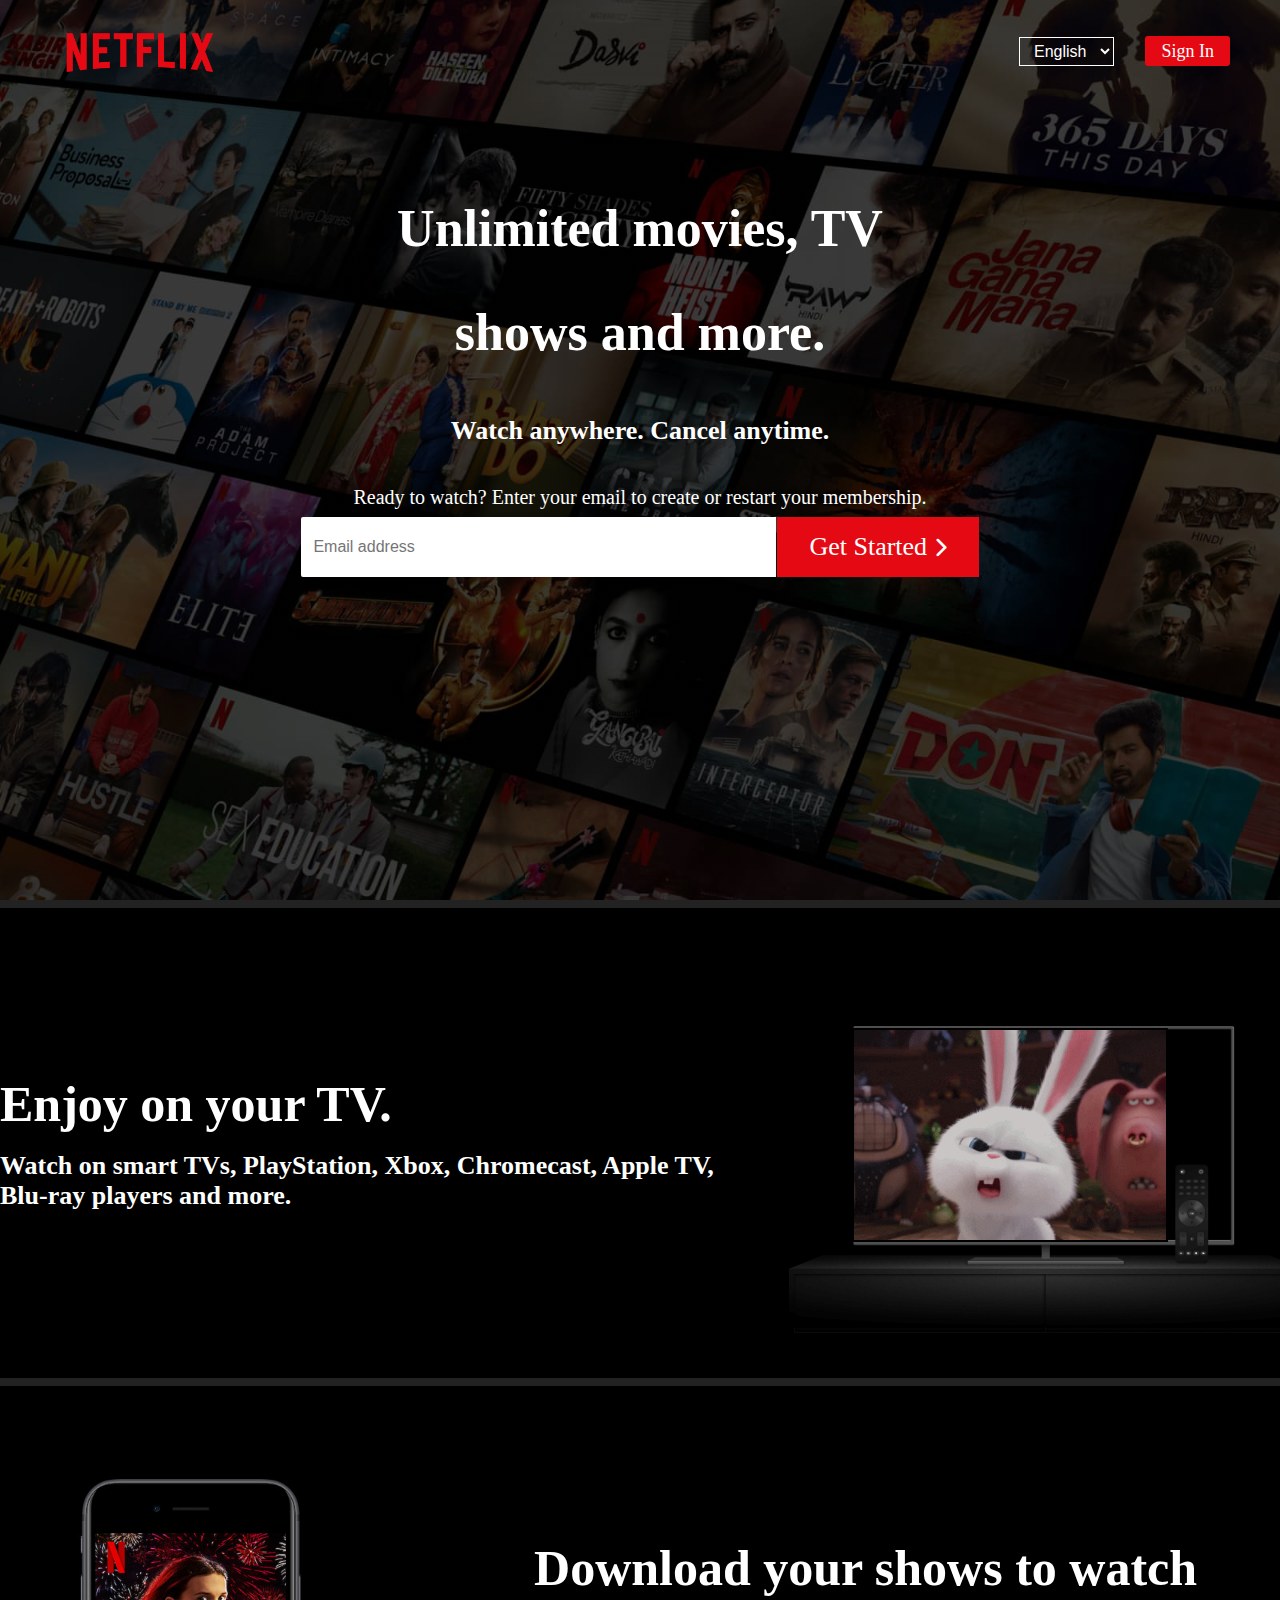
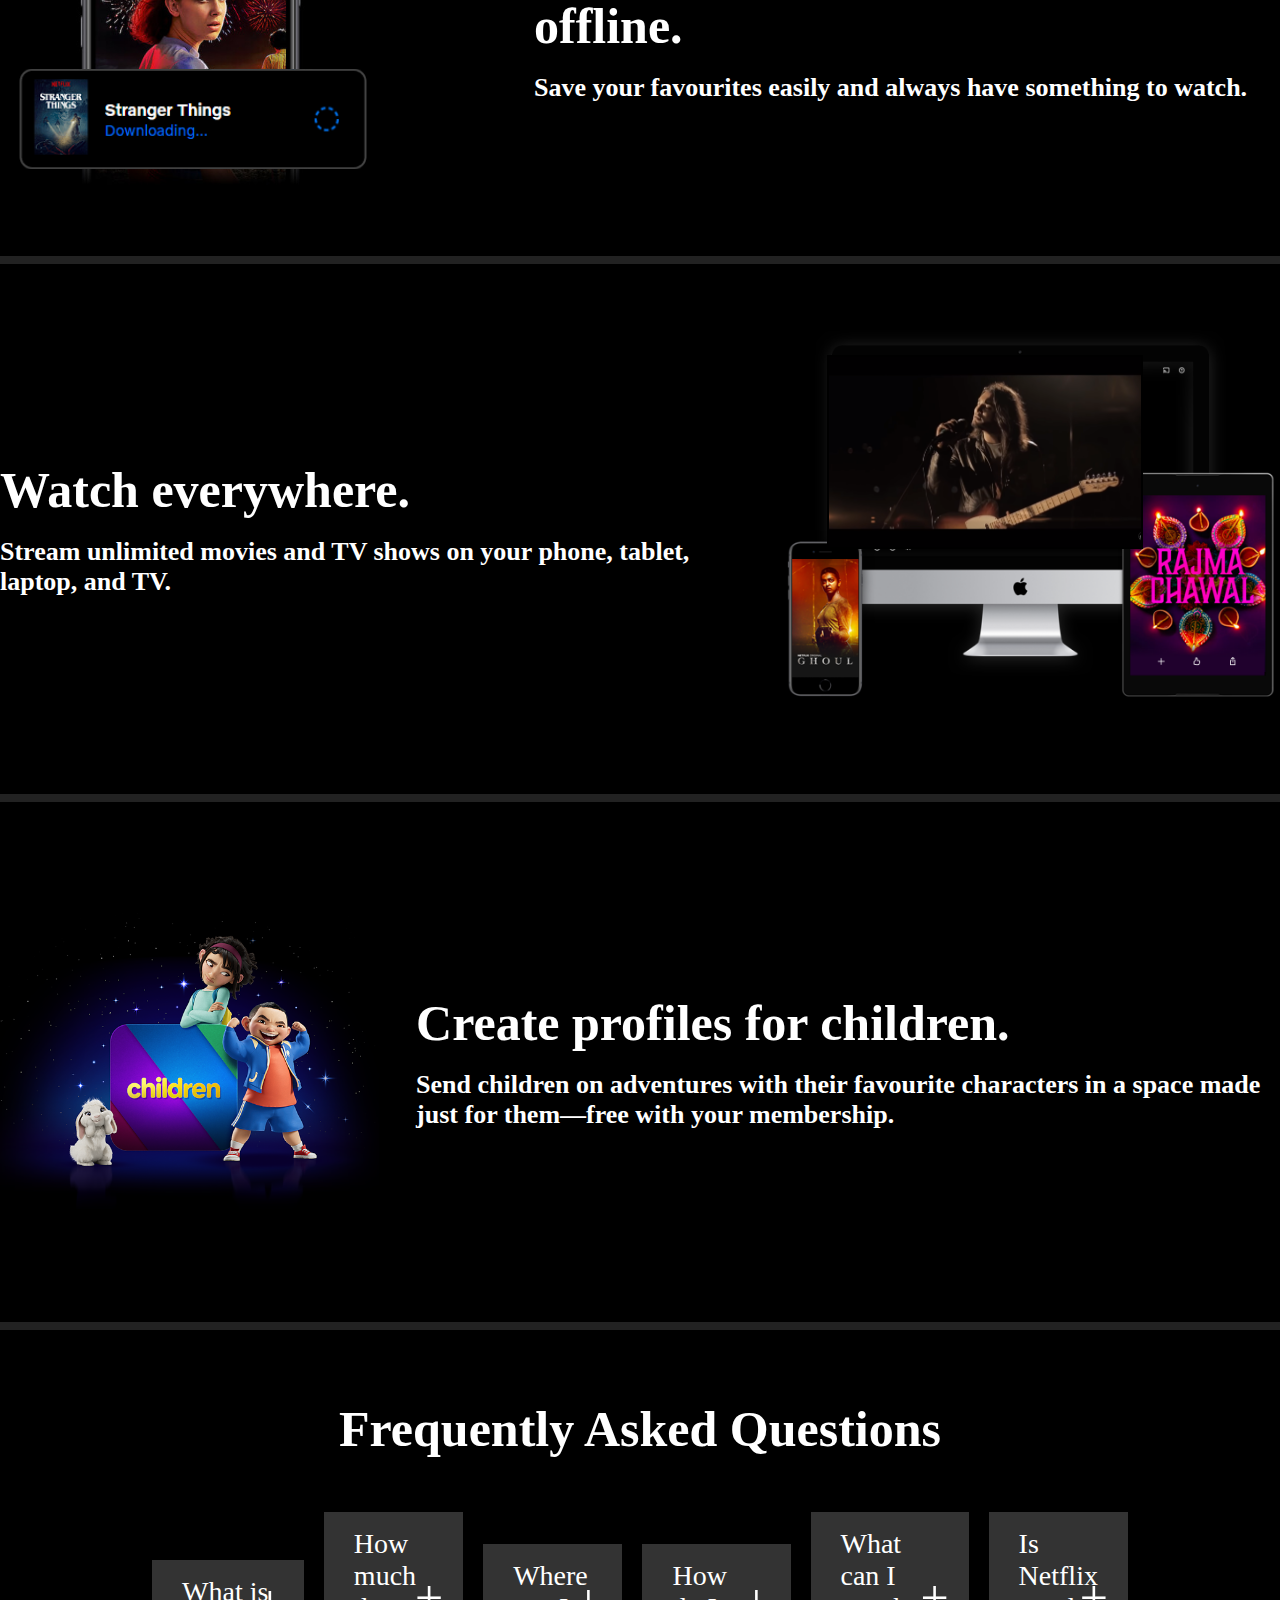
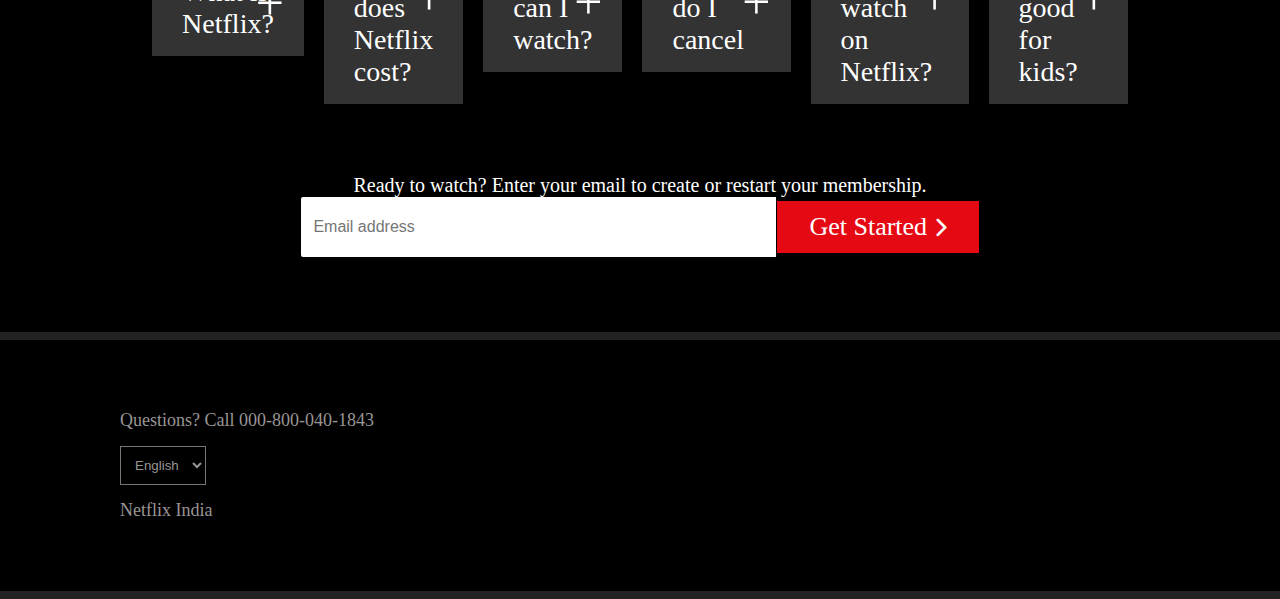
<file: index.html>
<!DOCTYPE html>
<html lang="en">

<head>
    <meta charset="UTF-8">
    <meta http-equiv="X-UA-Compatible" content="IE=edge">
    <meta name="viewport" content="width=device-width, initial-scale=1.0">
    <link rel="shortcut icon" href="./images/favicon.ico" type="image/x-icon">
    <link rel="stylesheet" href="https://cdnjs.cloudflare.com/ajax/libs/font-awesome/6.1.1/css/all.min.css" />
    <link href="https://cdn.jsdelivr.net/npm/bootstrap@5.0.2/dist/css/bootstrap.min.css" rel="stylesheet"
        integrity="sha384-EVSTQN3/azprG1Anm3QDgpJLIm9Nao0Yz1ztcQTwFspd3yD65VohhpuuCOmLASjC" crossorigin="anonymous">
    <script src="https://cdn.jsdelivr.net/npm/bootstrap@5.0.2/dist/js/bootstrap.bundle.min.js"
        integrity="sha384-MrcW6ZMFYlzcLA8Nl+NtUVF0sA7MsXsP1UyJoMp4YLEuNSfAP+JcXn/tWtIaxVXM"
        crossorigin="anonymous"></script>
    <link rel="stylesheet" href="Css/style.css">
    <title>Netflix India – Watch TV Shows Online, Watch Movies Online</title>
</head>

<body>
    <header>
        <div class="navbar">
            <div class="navbar-logo">
                <img src="images/logo.png" alt="logo img">
            </div>

            <div class="menu">

                <select name="language" id="select_field">
                    <option value="English">English</option>
                    <option value="Hindi">हिन्दी</option>
                </select>


                <a href="login.html" id="sign_in_btn">Sign In</a>

            </div>
        </div>


        <div class="main">

            <div class="text-field">

                <h1>Unlimited movies, TV shows and more.</h1>
                <h2>Watch anywhere. Cancel anytime.</h2>
                <p>Ready to watch? Enter your email to create or restart your membership.</p>

                <div class="email-input">
                    <input type="email" name="email" id="email" placeholder="Email address">
                    <a href="https://www.netflix.com/signup/registration?locale=en-IN" id="email_btn">Get Started <i
                            class="fa-solid fa-chevron-right right-arrow"></i></a>

                </div>

            </div>


        </div>
    </header>



    <section class="section-two  common-section">
        <div class="max-width">
            <div class="container">
                <div class="row">

                    <div class="col-lg-6 col-md-6 col-12 ">
                        <div class="story-title">
                            <h1>Enjoy on your TV.</h1>
                            <h2>Watch on smart TVs, PlayStation, Xbox, Chromecast, Apple TV, Blu-ray players and
                                more.
                            </h2>
                        </div>

                    </div>

                    <div class="col-lg-6 col-md-6 col-12">

                        <div class="featured-image">
                            <img src="./images/1.png" alt="featured-image">
                        </div>
                    </div>


                </div>
            </div>
        </div>
    </section>



    <section class="section-third  common-section">
        <div class="max-width">
            <div class="container">
                <div class="row">

                    <div class="col-lg-6 col-md-6 col-12">

                        <div class="featured-image">
                            <img src="./images/2.jpg" alt="featured-image">
                        </div>
                    </div>


                    <div class="col-lg-6 col-md-6 col-12 order-m">
                        <div class="story-title">
                            <h1>Download your shows to watch offline.</h1>
                            <h2>Save your favourites easily and always have something to watch.</h2>
                        </div>

                    </div>

                </div>
            </div>
        </div>
    </section>


    <section class="section-four common-section">
        <div class="max-width">
            <div class="container">
                <div class="row">

                    <div class="col-lg-6 col-md-6 col-12">
                        <div class="story-title">
                            <h1>Watch everywhere.</h1>
                            <h2>Stream unlimited movies and TV shows on your phone, tablet, laptop, and TV.</h2>
                        </div>

                    </div>

                    <div class="col-lg-6 col-md-6 col-12">

                        <div class="featured-image">
                            <img src="./images/3.png" alt="featured-image">
                        </div>
                    </div>

                </div>
            </div>
        </div>
    </section>


    <section class="section-five common-section">
        <div class="max-width">
            <div class="container">
                <div class="row">


                    <div class="col-lg-6 col-md-6 col-12">

                        <div class="featured-image">
                            <img src="./images/4.png" alt="featured-image">
                        </div>
                    </div>


                    <div class="col-lg-6 col-md-6 col-12 order-m">
                        <div class="story-title">
                            <h1>Create profiles for children.</h1>
                            <h2>Send children on adventures with their favourite characters in a space made just for
                                them—free with your membership.</h2>
                        </div>

                    </div>

                </div>
            </div>

        </div>
    </section>


    <section class="section-six common-section">
        <div class="max-width">
            <div class="container">
                <div class="content">
                    <div class="title">
                        <h1>Frequently Asked Questions</h1>
                    </div>

                    <div class="row">
                        <div class="col-lg-6 col-md-6 col-12 content-box">

                            <div class="label">What is Netflix? </div>
                            <div class="answer">
                                <p>Netflix is a streaming service that offers a wide variety of award-winning TV
                                    shows, movies, anime, documentaries and more on thousands of internet-connected
                                    devices.<br><br>You can watch as much as you want, whenever you want, without a
                                    single ad –
                                    all
                                    for one low monthly price. There's always something new to discover, and new TV
                                    shows and
                                    movies
                                    are added every week!
                                </p>


                            </div>
                        </div>

                        <div class="col-lg-6 col-md-6 col-12 content-box">

                            <div class="label">How much does Netflix cost? </div>
                            <div class="answer">
                                <p>Watch Netflix on your smartphone, tablet, Smart TV, laptop, or streaming device, all
                                    for one
                                    fixed monthly fee. Plans range from ₹&nbsp;149 to ₹&nbsp;649 a month. No extra
                                    costs, no
                                    contracts.
                                </p>


                            </div>
                        </div>

                        <div class="col-lg-6 col-md-6 col-12 content-box">

                            <div class="label">Where can I watch? </div>
                            <div class="answer">
                                <p>Watch anywhere, anytime. Sign in with your Netflix account to watch instantly on the
                                    web at
                                    netflix.com from your personal computer or on any internet-connected device that
                                    offers the
                                    Netflix app, including smart TVs, smartphones, tablets, streaming media players and
                                    game
                                    consoles.
                                </p>


                            </div>
                        </div>

                        <div class="col-lg-6 col-md-6 col-12 content-box">

                            <div class="label">How do I cancel </div>
                            <div class="answer">
                                <p>Netflix is flexible. There are no annoying contracts and no commitments. You can
                                    easily
                                    cancel your account online in two clicks. There are no cancellation fees – start or
                                    stop
                                    your account anytime.
                                </p>


                            </div>
                        </div>

                        <div class="col-lg-6 col-md-6 col-12 content-box">

                            <div class="label">What can I watch on Netflix? </div>
                            <div class="answer">
                                <p>Netflix has an extensive library of feature films, documentaries, TV shows, anime,
                                    award-winning Netflix originals, and more. Watch as much as you want, anytime you
                                    want.
                                </p>


                            </div>
                        </div>

                        <div class="col-lg-6 col-md-6 col-12 content-box">

                            <div class="label">Is Netflix good for kids?</div>
                            <div class="answer">
                                <p>The Netflix Kids experience is included in your membership to give
                                    parents control while kids enjoy family-friendly TV shows and films in their own
                                    space.<br><br>Kids profiles come with PIN-protected parental controls that let you
                                    restrict the maturity rating of content kids can watch and block specific titles you
                                    don’t want kids to see.
                                </p>

                            </div>
                        </div>

                    </div>

                </div>

            </div>

            <div class="text-field">

                <p>Ready to watch? Enter your email to create or restart your membership.</p>

                <div class="email-input">
                    <input type="email" name="email" id="email" placeholder="Email address">
                    <a href="https://www.netflix.com/signup/registration?locale=en-IN" id="email_btn">Get Started <i
                            class="fa-solid fa-chevron-right right-arrow"></i></a>

                </div>

            </div>

        </div>
    </section>



    <footer class="footer common-section">
        <div class="max-width">
            <div class="site-footer">
                <p class="footer-top">Questions? Call <a class="footer-top-a"
                        href="tel:000-800-040-1843 ">000-800-040-1843 </a></p>

    

                <div class="menu">

                    <select name="language" id="select_field">
                        <option value="English">English</option>
                        <option value="Hindi">हिन्दी</option>
                    </select>
    
                </div>
                
                <p class="footer-end">Netflix India</p>
            </div>
        </div>

    </footer>

    <script src="script.js"></script>

</body>

</html>
</file>
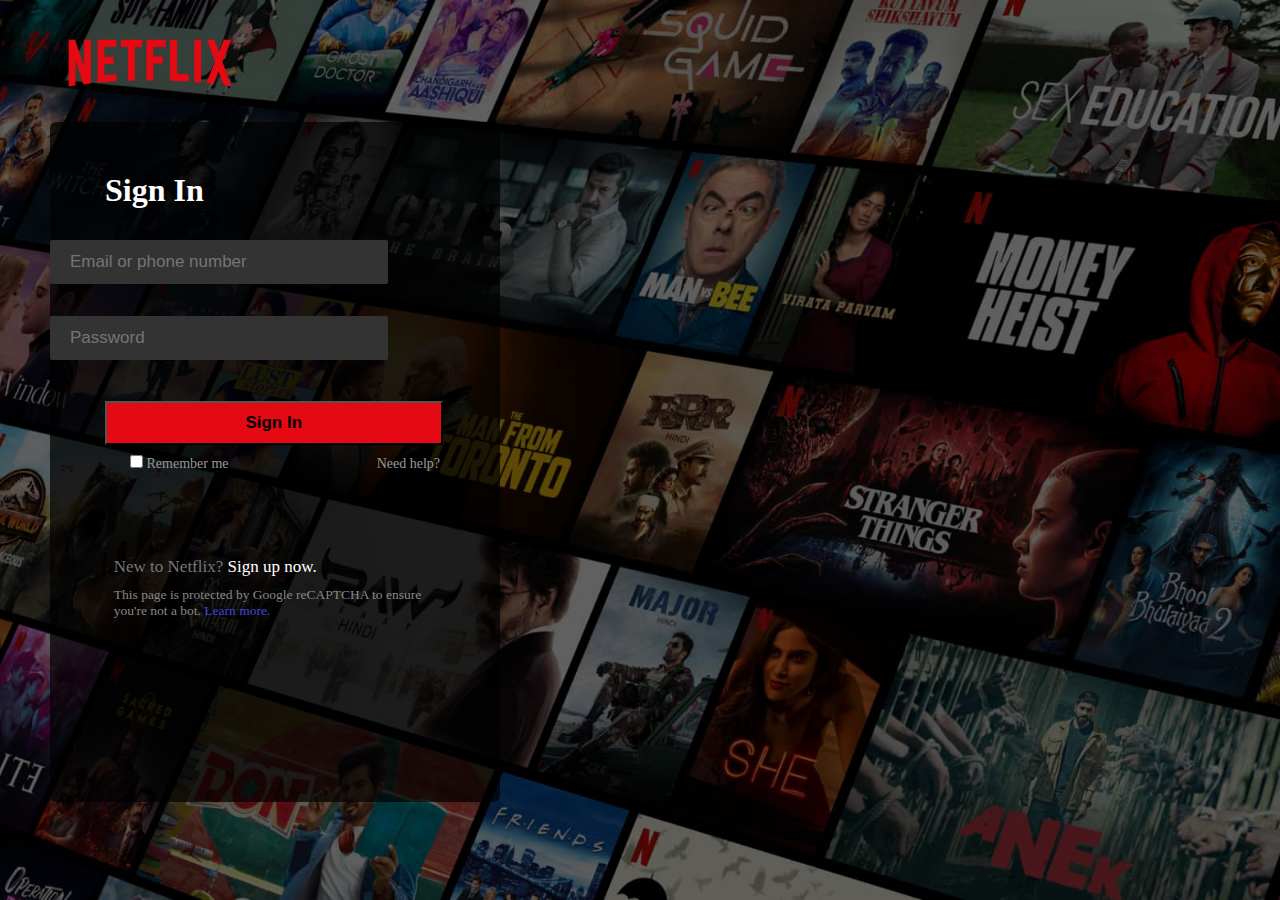
<file: login.html>
<!DOCTYPE html>
<html lang="en">
<head>
    <meta charset="UTF-8">
    <meta http-equiv="X-UA-Compatible" content="IE=edge">
    <meta name="viewport" content="width=device-width, initial-scale=1.0">
    <link rel="shortcut icon" href="./images/favicon.ico" type="image/x-icon">
    <link href="https://cdn.jsdelivr.net/npm/bootstrap@5.0.2/dist/css/bootstrap.min.css" rel="stylesheet"
        integrity="sha384-EVSTQN3/azprG1Anm3QDgpJLIm9Nao0Yz1ztcQTwFspd3yD65VohhpuuCOmLASjC" crossorigin="anonymous">
    <script src="https://cdn.jsdelivr.net/npm/bootstrap@5.0.2/dist/js/bootstrap.bundle.min.js"
        integrity="sha384-MrcW6ZMFYlzcLA8Nl+NtUVF0sA7MsXsP1UyJoMp4YLEuNSfAP+JcXn/tWtIaxVXM"
        crossorigin="anonymous"></script>
    <link rel="stylesheet" href="Css/login.css">
    <title>Netflix</title>
</head>

<body>
    <div class="main">
        <div class="logo">
            <img src="images/logo.png" alt="logo" srcset="">
        </div>

        <div class="user-login">
            <div class="container">
                <div class="content">

                    <div class="title">
                        <h1>Sign In</h1>
                    </div>
                    
                        <form>
                            <div class="form-group">

                                <input ctype="email" class="form-control" id="exampleInputEmail1"
                                    aria-describedby="emailHelp" placeholder="Email or phone number">

                            </div>
                            <div class="form-group">

                                <input type="password" class="form-control" id="exampleInputPassword1"
                                    placeholder="Password">
                            </div>

                            <button type="submit" class="btn btn-danger"> Sign In</button>
                            <div class="form-group form-check">
                                <div>
                                    <input type="checkbox" class="form-check-input" id="exampleCheck1">
                                    <label class="form-check-label" for="exampleCheck1">Remember me</label>
                                </div>

                                <a href="https://www.netflix.com/in/LoginHelp">Need help?</a>
                            </div>

                        </form>


                        <div class="extra-details">
                            <h3 id="extra-details-h3">New to Netflix? <a href="https://www.netflix.com/in/">Sign up now.</a> </h3>
                            <p>This page is protected by Google reCAPTCHA to ensure you're not a bot. <a href="#"
                                    id="extra-details-a"> Learn
                                    more.</a></p>
                        </div>


                </div>

            </div>
        </div>
    </div>

    <script src="script.js"></script>
</body>

</html>
</file>
<file: Css/style.css>
* {
    margin: 0;
    padding: 0;
    box-sizing: border-box;
}

body {
    color: #fff;
    background: #222;
    overflow-x: hidden;

}

html {
    font-size: 62.5%;
    scroll-behavior: smooth;
}

a {
    text-decoration: none;
    list-style: none;
    color: #fff;
}

i {
    font-size: 16px;
    color: #fff;
}


.common-section {
    max-width: 100vw;
    height: 100%;
    margin: 8px 0;
    background-color: #000;

}

.common-section .container .row {
    display: flex;
    justify-content: center;
    align-items: center;
}

.story-title h1 {
    font-size: 5rem;
    font-weight: bold;
    margin-bottom: 1.8rem;

}

.story-title h2 {
    font-size: 2.6rem;
}

/* **************header section starts ************** */


header {
    position: relative;
    width: 100vw;
    height: 100vh;
    padding: 0rem 5rem;
    background: linear-gradient(rgba(0, 0, 0, 0.7), rgba(0, 0, 0, 0.7)), url('../images/cover-main.jpg');
    background-position: center;
    background-repeat: no-repeat;
    background-size: cover;
}

.navbar {
    display: flex;
    justify-content: space-between;
    align-items: center;
    z-index: 999;

}

.navbar .navbar-logo>img {
    height: 100px;
    width: 180px;
}

.navbar .menu {
    font-size: 22px;
    

}

.navbar .menu #select_field {
    position: relative;
    background: transparent;
    border: 1px solid #fff;
    padding: 0.4rem 1rem;
    color: #fff;
    font-size: 1.6rem;
    


}

.navbar .menu #select_field option {
    background-color: #707070;
    font-size: 1.5rem;
    

}

.navbar .menu #sign_in_btn {
    background-color: #e50914;
    padding: 0.5rem 1.6rem;
    border-radius: 0.3rem;
    margin-left: 2.6rem;
    font-size: 1.8rem;
    color: #fff;
    

}

header .main {
    position: relative;
    height: 550px;
    display: flex;
    flex-direction: column;
    justify-content: center;
    align-items: center;
    line-height: 2;


}

header .main .text-field,
.section-six .max-width .text-field {

    position: relative;
    padding: 75px 0;
    max-width: 95rem;
    margin: 0 auto;
    text-align: center;

}

header .main .text-field h1 {
    font-size: 5.2rem;
    padding: 0 20rem;

}

header .main .text-field h2 {
    margin: 2rem 0;
    font-size: 2.6rem;

}

header .main .text-field p,
.section-six .text-field p {
    font-size: 2rem;

}

header .main .text-field .email-input,
.section-six .text-field .email-input {

    position: relative;
    display: flex;
    justify-content: center;
    align-items: center;


}

header .main .text-field .email-input>input,
.section-six .text-field .email-input>input {
    font-size: 1.6rem;
    width: 50%;
    height: 60px;
    padding: 10px 12px;
    border: none;
    border-radius: 2px 0 0 2px;
    margin-right: 1px;


}

header .main .text-field .email-input #email_btn,
.section-six .text-field .email-input #email_btn {
    font-size: 2.6rem;
    background-color: #e50914;
    padding: 4px 32px;
    align-items: center;

}

header .main .text-field .email-input a,
.section-six .text-field .email-input a {
    color: #fff;


}

header .main .text-field .email-input a .right-arrow,
.section-six .text-field .email-input a .right-arrow {
    font-size: 20px;

}




/* ************** header section ends *************** */




/* ************ section 2 starts********************* */

.section-two .max-width {
    height: 470px;
    display: flex;
    align-items: center;
}


.section-two .container .featured-image {
    position: relative;

}

.section-two .container .row .featured-image img {

    width: 95%;
    margin: auto 5rem;

}

.section-two .container .featured-image::before {
    content: " ";
    height: 210px;
    width: 312px;
    background: linear-gradient(rgba(0, 0, 0, 0), rgba(0, 0, 0, 0)), url('../images/snowball-rocksideroad.gif') center;

    background-size: cover;
    position: absolute;
    left: 50%;
    top: 48%;
    transform: translate(-50%, -50%);
    border: 2px solid #000;


}



/* ************ section 2 ends********************* */



/* ************ section 3 starts********************* */


.section-third .max-width {
    position: relative;
    height: 470px;
    display: flex;
    align-items: center;
}

.section-third .container .featured-image {
    position: relative;

}

.section-third .container .row .featured-image img {

    width: 90%;
    margin-left: -5rem;
    margin-bottom: 3rem;


}

.section-third .container .featured-image::before {
    content: " ";
    height: 100px;
    width: 350px;
    background: url('../images/extra-2.png') center;

    background-size: cover;
    position: absolute;
    left: 36%;
    top: 75%;
    transform: translate(-50%, -50%);



}




/* ************ section 3 ends********************* */



/* ************ section 4 starts********************* */
.section-four .max-width {
    position: relative;
    height: 530px;
    display: flex;
    align-items: center;
}

.section-four .container .row .featured-image {
    position: relative;
}

.section-four .container .row .featured-image img {

    width: 96%;

    margin: auto 5rem;

}

.section-four .container .featured-image::before {
    content: " ";
    height: 190px;
    width: 312px;
    background: linear-gradient(rgba(0, 0, 0, 0), rgba(0, 0, 0, 0)), url('../images/metal-1.png') center;

    background-size: cover;
    position: absolute;
    left: 50%;
    top: 32%;
    transform: translate(-50%, -50%);
    border: 2px solid #000;


}



/* ************ section 4 ends********************* */





/* ************ section 5 starts********************* */


.section-five .max-width {
    position: relative;
    height: 520px;
    display: flex;
    align-items: center;
}

.section-five .container .row .featured-image img {

    width: 95%;



}

/* ************ section 5 ends********************* */





/* ************ section 6 starts********************* */

.section-six .max-width {
    position: relative;
    height: auto;
    position: relative;
}

.content {

    display: flex;
    flex-direction: column;
    justify-content: center;
    align-items: center;
    padding: 40px 160px;
}

.content .title h1 {
    text-align: center;
    margin: 30px 0 50px 0;
    font-size: 5rem;
    font-weight: 700;
}

.content .content-box {
    width: 100%;
    margin: auto;
    margin: 4px 10px;

}


.content .content-box .label {
    position: relative;
    padding: 16px 30px;
    font-size: 2.8rem;
    background: #333;
    cursor: pointer;
}

.content .content-box .label::before {
    content: "+";
    position: absolute;
    top: 45%;
    right: 20px;
    transform: translateY(-50%);
    font-size: 5rem;
    font-weight: 200;
}

.content-box .answer {
    position: relative;
    background: #333;
    height: 0;
    overflow: hidden;
    transition: 0.5s;
    overflow-y: hidden;
    margin-top: 1px;
    font-size: 2.6rem;

}

.content .content-box.active .answer {
    height: auto;
    padding: 10px;
    margin-bottom: 1px;
    padding: 18px 30px;
}

.content .content-box.active .label::before {
    content: "+";
    font-size: 5rem;
    transform: translateY(-50%) rotate(-45deg);

}

.section-six .max-width .text-field {
    margin-top: -50px;
}

.section-six .text-field .email-input #email_btn {
    padding: 10.8px 32px;
}


/* ************ section 6 ends********************* */




/************************footer section starts***********************/

.footer {
    position: relative;

}

.footer .max-width {
    padding: 70px 120px;
}

.footer .site-footer {
    font-size: 1.8rem;
    color: #999595;
}

.footer .site-footer a {
    color: #999595;
}

.footer .site-footer .footer-top-a:hover {

    text-decoration: underline;
}

.footer .menu {
    margin: 15px 0;
}

.footer .menu #select_field {
    background-color: #000;
    color: #999595;
    padding: 10px;
}


/************************footer section ends***********************/



/************************ responsive css starts **********************/



/* for large devices */


@media (max-width:1199px) {


    .section-two .container .featured-image::before {

        height: 176px;
        width: 250px;

    }

    .section-third .container .featured-image::before {

        height: 80px;
        width: 280px;

    }

    .section-four .container .featured-image::before {

        height: 170px;
        width: 250px;
        left: 56%;

    }

    .section-six .content .title h1 {
        font-size: 4.6rem;

    }

    .section-six .max-width .content {


        padding: 40px 100px;
    }

}


@media (max-width:1078px) {

    .section-two .container .row .featured-image img {
        width: 85%;

    }

    .section-two .container .featured-image::before {
        height: 150px;
        width: 230px;
        left: 48%;
        top: 48%;

    }

    .section-four .container .row .featured-image img {
        width: 85%;
        margin: auto 5rem;
    }

    .section-four .container .featured-image::before {

        height: 150px;
        width: 200px;

    }
}

/* for medium / tablet devices */

@media (max-width:998px) {
    html {
        font-size: 50%;
    }

    .navbar .menu #select_field option {

        font-size: 1rem;

    }

    header .main .text-field {
        margin-bottom: 120px;
    }

    .navbar .menu #select_field option {

        font-size: 1rem;

    }

    .navbar .menu #sign_in_btn {
        background-color: #e50914;
        padding: 0.5rem 1.6rem;
        border-radius: 0.3rem;
        margin-left: 2.6rem;
        font-size: 1.8rem;
        color: #fff;

    }

    header .main {
        position: relative;
        height: 550px;
        display: flex;
        flex-direction: column;
        justify-content: center;
        align-items: center;
        line-height: 2;


    }

    header .main .text-field,
    .section-six .max-width .text-field {

        position: relative;
        padding: 75px 0;
        max-width: 95rem;
        margin: 0 auto;
        text-align: center;

    }

    header .main .text-field h1 {
        font-size: 6.5rem;
        padding: 0 15rem;

    }

    header .main .text-field h2 {

        font-size: 3.5rem;
        font-weight: 400;

    }

    header .main .text-field p,
    .section-six .text-field p {
        font-size: 2.4rem;
        font-weight: 500;

    }


    header .main .text-field .email-input>input,
    .section-six .text-field .email-input>input {
        font-size: 2rem;
        width: 60%;
    }

    header .main .text-field .email-input #email_btn,
    .section-six .text-field .email-input #email_btn {
        font-size: 3.0rem;
        padding: 7px 32px;
    }


    header .main .text-field .email-input a .right-arrow,
    .section-six .text-field .email-input a .right-arrow {
        font-size: 20px;

    }


    .section-six .text-field .email-input #email_btn {
        padding: 13px 32px;
    }
}


@media (max-width:991px) {

    .section-two .container .row .featured-image img {

        width: 90%;

    }

    .section-two .container .featured-image::before {

        height: 126px;
        width: 180px;
        left: 50%;

    }

    .section-four .container .row .featured-image img {

        width: 90%;
    }


    .section-four .container .featured-image::before {

        height: 130px;
        width: 150px;

    }


}



@media (max-width:767px) {

    header .main {
        margin-top: 40px;
    }


    .navbar .navbar-logo>img {
        height: 80px;
        width: 140px;
    }

    .navbar .menu #sign_in_btn {

        padding: 0.6rem 1.6rem;

    }

    header .main .text-field h1 {
        font-size: 6.5rem;
        padding: 0 10rem;

    }

    header .main .text-field h2 {

        font-size: 3.5rem;
        font-weight: 500;

    }

    header .main .text-field p,
    .section-six .text-field p {
        font-size: 3rem;
        font-weight: 400;
        padding: 0 10rem;
        line-height: 1.2;


    }

    header .main .text-field .email-input,
    .section-six .text-field .email-input {
        display: flex;
        flex-direction: column;
        align-items: center;
        padding-top: 10px;
    }



    header .main .text-field .email-input>input,
    .section-six .text-field .email-input>input {

        width: 75%;
        padding: 0 15px;
    }

    header .main .text-field .email-input #email_btn,
    .section-six .text-field .email-input #email_btn {
        font-size: 2rem;
        font-weight: 600;
        margin-top: 3rem;
        padding: 4px 16px;
    }

    header .main .text-field .email-input a .right-arrow,
    .section-six .text-field .email-input a .right-arrow {
        font-size: 15px;

    }

    .section-two .container .row .featured-image img,
    .section-third .container .row .featured-image img,
    .section-four .container .row .featured-image img,
    .section-five .container .row .featured-image img {

        width: 100%;
        margin-left: 0;

    }

    .section-two .container .featured-image::before {
        height: 195px;
        width: 312px;

        left: 45%;

    }

    .section-third .container .featured-image::before {
        height: 110px;
        width: 380px;
        left: 50%;

    }

    .section-four .container .featured-image::before {
        height: 190px;
        width: 260px;
        left: 43%;

    }


    .section-two .max-width,
    .section-third .max-width,
    .section-four .max-width,
    .section-five .max-width {
        min-height: 680px;

    }

    .section-third .max-width .container,
    .section-five .max-width .container,
    .section-two .max-width .container,
    .section-four .max-width .container {

        text-align: center;
    }

    .section-third .container .order-m,
    .section-five .container .order-m {

        order: -1;
    }



    .section-six .text-field .email-input #email_btn {
        padding: 10.8px 20px;
        margin-top: 15px;

    }

    .section-six .content .title h1 {
        font-size: 5rem;
        padding-top: 30px;


    }

    .section-six .max-width .content {
        padding: 0;
    }

    .section-six .max-width .text-field {
        margin-top: -50px;
    }

    .section-six .max-width .text-field p {
        padding: 0 150px;
    }

}

@media (max-width:590px) {

    header .main .text-field h1 {
        font-size: 6.2rem;
        padding: 0;

    }

    header .main .text-field h2 {

        font-size: 3.4rem;
        font-weight: 400;

    }

    header .main .text-field p,
    .section-six .text-field p {
        font-size: 2.3rem;

        padding: 0 7rem;

    }

    header .main .text-field .email-input>input {

        width: 98%;

    }


    .section-two .container .row .featured-image img,
    .section-third .container .row .featured-image img,
    .section-four .container .row .featured-image img,
    .section-five .container .row .featured-image img {

        width: 95%;

    }

    .section-two .container .featured-image::before {
        height: 180px;
        width: 280px;
        left: 43%;
    }

    .section-third .container .featured-image::before {

        height: 90px;
        width: 320px;
        left: 50%;

    }

    .section-four .container .featured-image::before {

        height: 170px;
        width: 240px;
        left: 45%;

    }



    .section-six .content .title h1 {
        font-size: 5rem;
        padding-top: 30px;


    }

    .section-six .max-width .content {
        padding: 0;
    }

    .section-six .max-width .text-field {
        margin-top: -50px;
    }

    .section-six .max-width .text-field p {
        font-size: 2.5rem;
        padding: 0 80px;
    }

    .section-six .text-field .email-input>input {

        width: 85%;

    }

    .section-six .text-field .email-input #email_btn {
        padding: 8px 15px;
    }


    .footer .max-width {
        padding: 60px 80px;
    }
}

@media (max-width:506px) {

    header {
        padding: 0 10px;
        height: 70vh;
    }

    .navbar .navbar-logo>img {
        height: 60px;
        width: 120px;
    }

    header .main {
        margin-top: -40px;
    }



    header .main .text-field h1 {
        font-size: 3.6rem;
        font-weight: 600;
        padding: 0;

    }

    header .main .text-field h2 {

        font-size: 2.2rem;
        font-weight: 500;

    }

    header .main .text-field p,
    .section-six .text-field p {
        font-size: 2.3rem;

        padding: 0 8rem;

    }

    header .main .text-field .email-input>input {

        width: 93%;

    }

    header .main .text-field .email-input>input {

        height: 50px;
    }


    .section-two .container .row .featured-image img,
    .section-third .container .row .featured-image img,
    .section-four .container .row .featured-image img,
    .section-five .container .row .featured-image img {

        width: 90%;
        margin: auto;

    }

    .section-two .container .featured-image::before {
        height: 160px;
        width: 255px;
        left: 45%;

    }

    .section-third .container .featured-image::before {

        height: 110px;
        width: 380px;
        left: 50%;

    }

    .section-four .container .featured-image::before {

        height: 150px;
        width: 200px;
        left: 43%;

    }


    .section-two .max-width,
    .section-third .max-width,
    .section-four .max-width,
    .section-five .max-width {
        min-height: 680px;

    }


    .section-two .max-width,
    .section-third .max-width,
    .section-four .max-width,
    .section-five .max-width {
        min-height: 560px;
        padding: 50px 10px;
    }





    .section-six .text-field .email-input #email_btn {
        padding: 10.8px 20px;
        margin-top: 15px;

    }

    .section-six .content .title h1 {
        font-size: 5rem;
        padding-top: 30px;


    }

    .section-six .max-width .content {
        padding: 0;
    }

    .section-six .max-width .text-field {
        margin-top: -50px;
    }

    .section-six .max-width .text-field p {
        padding: 0 50px;
    }

}

@media (max-width:486px) {
    .section-two .container .featured-image::before {

        height: 160px;
        width: 250px;
    }

    .section-four .container .featured-image::before {

        height: 150px;
        width: 190px;

    }

}

@media (max-width:430px) {

    header {
        padding: 0 15px;

    }

    .navbar .navbar-logo>img {
        height: 70px;
        width: 110px;
    }

    header .main {
        margin-top: -50px;
    }


    header .main .text-field p,
    .section-six .text-field p {
        font-size: 2.3rem;
        font-weight: 500;
        padding: 0 6rem;

    }

    header .main .text-field .email-input>input {

        width: 95%;

    }

    header .main .text-field .email-input>input,
    .section-six .text-field .email-input>input {

        height: 50px;
    }

    .section-two .max-width,
    .section-third .max-width,
    .section-four .max-width,
    .section-five .max-width {
        min-height: 500px;
        padding: 50px 10px;
    }

    .section-two .container .row .featured-image img,
    .section-third .container .row .featured-image img,
    .section-four .container .row .featured-image img,
    .section-five .container .row .featured-image img {

        width: 100%;

    }

    .section-two .max-width .container .story-title,
    .section-third .max-width .container .story-title,
    .section-four .max-width .container .story-title,
    .section-five .max-width .container .story-title {
        padding: 0 10px;

    }

    .section-two .max-width .container .story-title h1,
    .section-third .max-width .container .story-title h1,
    .section-four .max-width .container .story-title h1,
    .section-five .max-width .container .story-title h1 {
        font-size: 3.2rem;

    }

    .section-two .max-width .container .story-title h2,
    .section-third .max-width .container .story-title h2,
    .section-four .max-width .container .story-title h2,
    .section-five .max-width .container .story-title h2 {
        font-size: 2.2rem;

    }

    .section-two .container .featured-image::before {
        height: 150px;
        width: 230px;
    }

    .section-third .container .featured-image::before {

        height: 75px;
        width: 260px;
        top: 83%;

    }

    .footer .max-width {
        padding: 50px;
    }

}


@media(max-width:414px) {

    header .main .text-field p {
        padding: 0 2rem;
    }

    header .main .text-field .email-input #email_btn {
        margin-top: 2rem;
    }

    .section-six .max-width .text-field p {
        font-size: 2.3rem;
        padding: 0 20px;
    }

    .section-six .content .title h1 {
        font-size: 3.4rem;
        padding-top: 10px;
        margin-bottom: 20px;

    }

    .section-six .max-width .text-field p {
        font-size: 2.3rem;
        padding: 0 20px;
    }

}


@media (max-width:390px) {
    header .main .text-field p {

        padding: 0 2rem;

    }


    .section-two .max-width .container .story-title,
    .section-third .max-width .container .story-title,
    .section-four .max-width .container .story-title,
    .section-five .max-width .container .story-title {
        padding: 0 15px;

    }

    .section-six .content .title h1 {
        font-size: 3.2rem;
        padding-top: 10px;
        margin-bottom: 20px;

    }

    .section-six .max-width .text-field p {
        font-size: 2.3rem;
        padding: 0 20px;
    }

    header .main .text-field .email-input #email_btn {
        margin-top: 2rem;
    }

    .section-two .container .featured-image::before {
        height: 130px;
        width: 210px;
    }
}
</file>
<file: Css/login.css>
* {
    margin: 0;
    padding: 0;
    box-sizing: border-box;
}

body {
    height: 100vh;
    width: 100vw;
    color: #fff;
    background: #222;
    overflow-x: hidden;

}

html {
    font-size: 62.5%;
    scroll-behavior: smooth;
}

a {
    text-decoration: none;
    list-style: none;
    color: #fff;
}


.main {
    position: relative;
    width: 100vw;
   height: 900px;
    padding: 0rem 5rem;
    background: linear-gradient(rgba(0, 0, 0, 0.5), rgba(0, 0, 0, 0.5)), url('../images/login-cover-image.jpg');
    background-position: center;
    background-repeat: no-repeat;
    background-size: cover;
}

.main .logo img {
    height: 120px;
    width: 200px;
}

.main .user-login .container {
    height: 68rem;
    width: 45rem;
    background: linear-gradient(rgba(0, 0, 0, 0.7), rgba(0, 0, 0, 0.7));
    border-radius: 6px;
}

.main .user-login .container .title h1 {
    font-size: 3.2rem;
    font-weight: 700;
    margin-left: 55px;
    padding-top: 50px;
    padding-bottom: 15px;

}



.main .user-login .container .content form .form-control {
    background: #333;
    font-size: 1.7rem;
    padding: 12px 20px;
    width: 75%;
    margin: 16px auto;
    border-radius: 2px;
    border: none;
    color: #fff;
}


.main .user-login .container .content .form-check {
    font-size: 1.4rem;
    display: flex;
    align-items: center;
    justify-content: space-between;
    padding: 0 60px;
    margin-top: 10px;
    margin-left: 20px;
    font-weight: 500;
    color: #999;

}

.main .user-login .container .content .form-check #exampleCheck1 {
    font-size: 1.5rem;
    background-color: #777;
    border: none;

}

.main .user-login .container .content .form-check a {

    color: #999;


}

.main .user-login .container .content .form-check a:hover {

    text-decoration: underline;

}

.main .user-login .container .content form .btn{
    width: 75%;
    margin-left: 55px;
    margin-top: 25px;
    font-size: 1.7rem;
    font-weight: 700;
    padding: 10px 20px;
    background-color: #e50914;


}

.main .user-login .container .content .extra-details {
    width: 85%;
    margin: auto;
    color: #777;
    padding: 85px 30px;
    text-align: left;


}

.main .user-login .container .content .extra-details h3 {
    font-weight: 400;
    font-size: 1.7rem;


}

.main .user-login .container .content .extra-details #extra-details-h3 a:hover {
    color: #fff;


}

.main .user-login .container .content .extra-details p {
    font-size: 13.5px;
    margin-top: 10px;
    color: #888;


}

.main .user-login .container .content .extra-details #extra-details-a {
    color: rgb(68, 68, 219);
    font-weight: 500;
}

.main .user-login .container .content .extra-details a:hover {
    text-decoration: underline;
    color: rgb(68, 68, 219);


}

@media (max-width:739px){
    .main{
        background: #000;
        height: 100vh;
    }
}



@media (max-width:540px){

    .user-login .container {
    
     display: flex;
     flex-direction: column;
     justify-content: center;
     align-items: center;
    

  }

  .main .user-login .container .title h1 {
    
    margin-left: 25px;
   

}

  .main .user-login .container {
    height: 100%;
    width: 100%;
    margin: auto;
}

.main .user-login .container .content form .form-control {
    width: 95%;
    
   
}

.main .user-login .container .content form .btn {
    width: 95%;
    margin-left: 10px;
    margin-top: 25px;
    font-size: 1.7rem;
    font-weight: 700;
    padding: 10px 20px;
    background-color: #e50914;


}

.main .user-login .container .content .form-check {
   
    padding: 0 10px;
    margin-top: 10px;
    margin-left: 20px;

}

.main .user-login .container .content .extra-details {
    width: 100%;
    margin: auto;
    color: #777;
    padding: 40px 4px;
    text-align: left;

}


.main .user-login .container .content .extra-details h3 {
    font-weight: 500;
    font-size: 1.6rem;


}

.main .user-login .container .content .extra-details #extra-details-h3 a:hover {
    color: #fff;


}

.main .user-login .container .content .extra-details p {
    font-size: 13.5px;
    margin-top: 15px;
    color: #888;
    line-height: 1.1;


}

}

@media (max-width:480px){

    .main .logo img {
        height: 50px;
        width: 100px;
        margin-left: -45px;
        margin-top: 5px;
    }
 
    .user-login .container {
    
        display: flex;
        flex-direction: column;
        justify-content: center;
        align-items: center;
        height: 100rem;
        width: 100rem;
        background-color: yellow;
       
   
     }
    .user-login .container .content {
    
        width: 38rem;
        
       
   
     }
   
     .main .user-login .container .title h1 {
       
       margin-left: 10px;
       padding-top: 10px;
      
   
   }
   
   
   .main .user-login .container .content form .form-control {
       width: 95%;
      
   }
   
   .main .user-login .container .content form .btn {
       width: 95%;
       margin-left: 10px;
       margin-top: 25px;
      
   
   
   }

   .main .user-login .container .content .form-check {
   
    padding: 0 10px;
    margin-top: 10px;
    margin-left: 20px;

}
    
}
</file>
